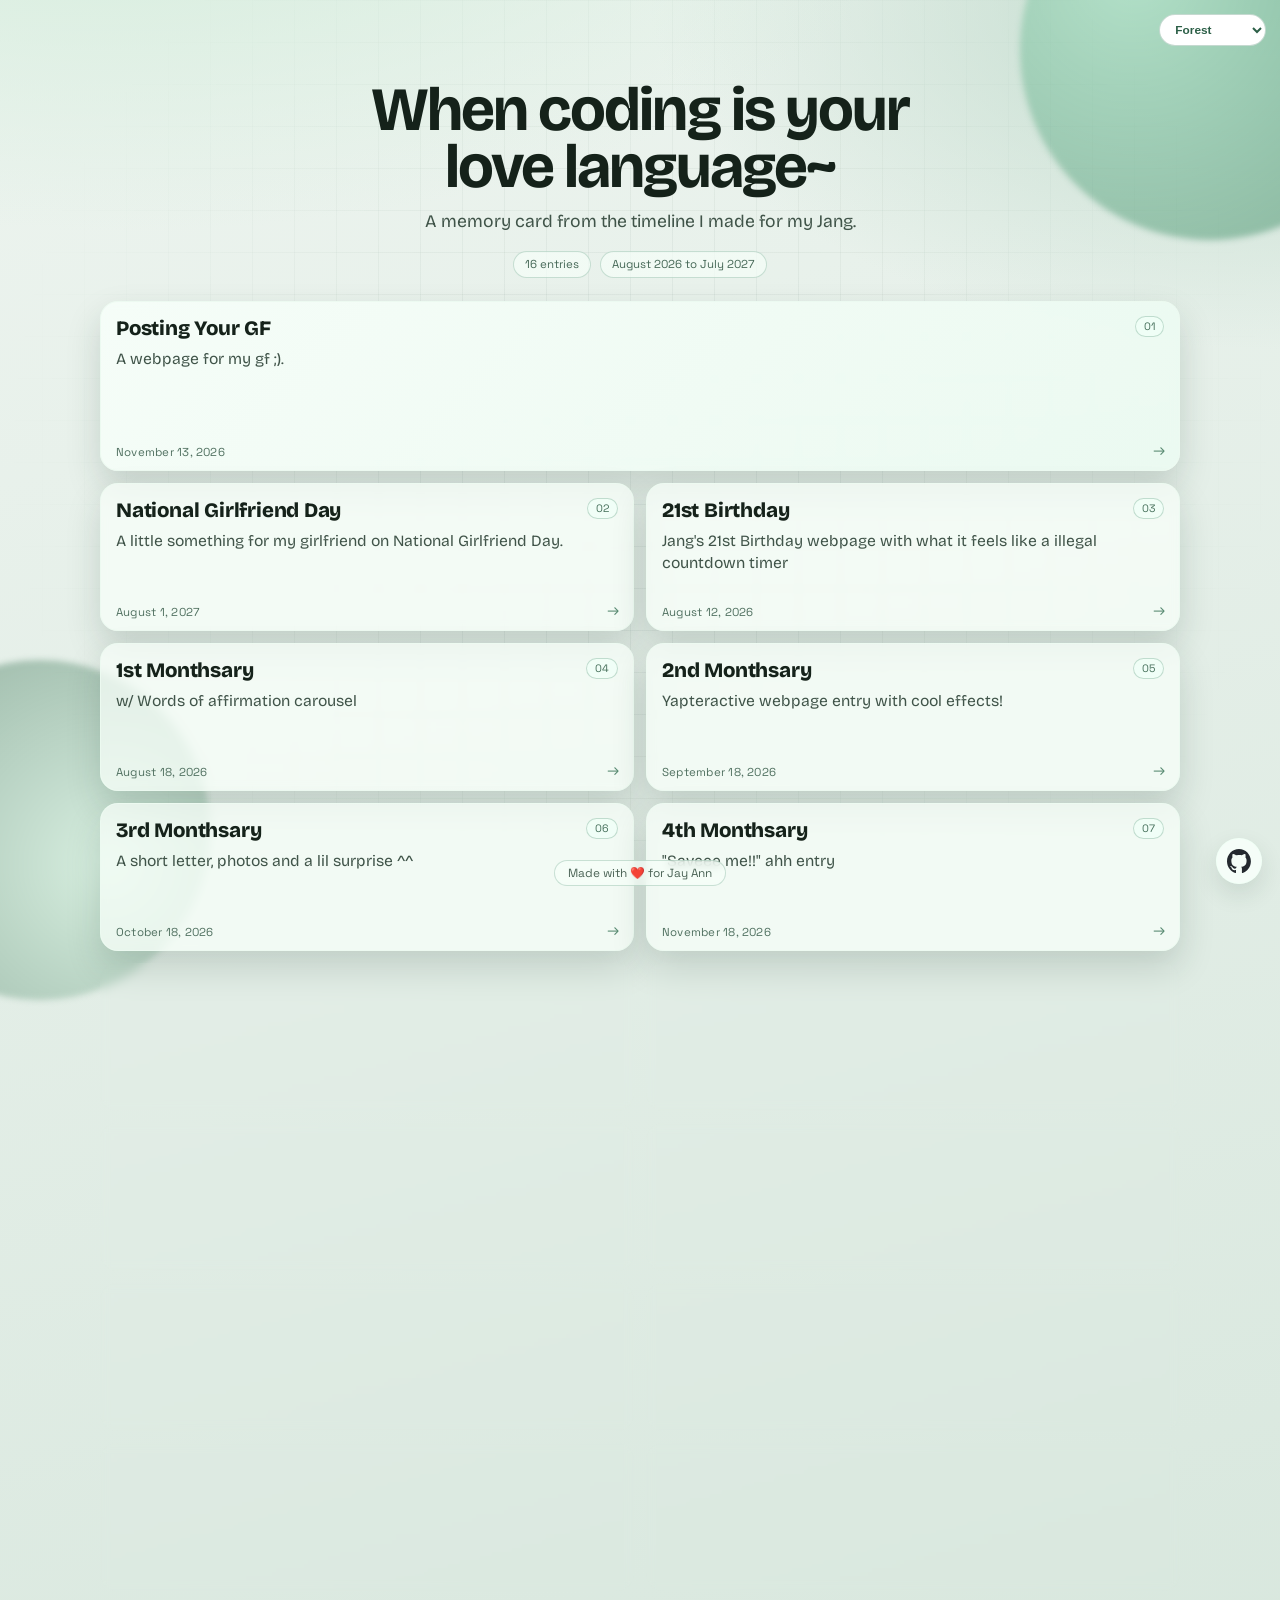
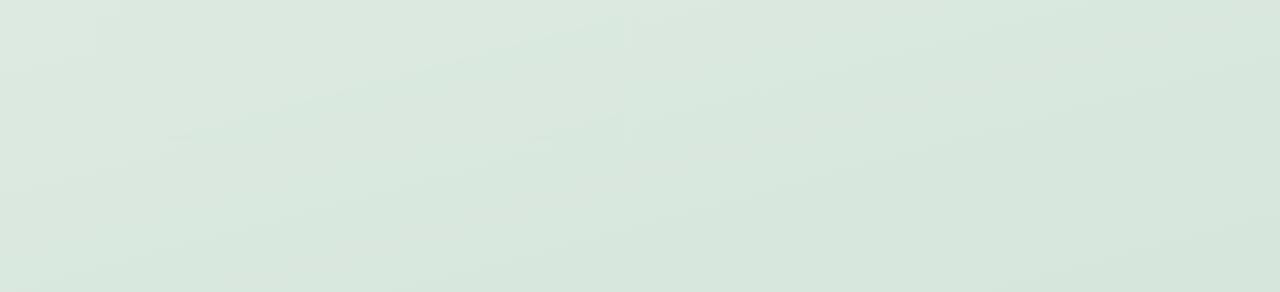
<file: index.html>
<!DOCTYPE html>
<html lang="en">

<head>
    <meta charset="UTF-8">
    <meta name="viewport" content="width=device-width, initial-scale=1.0, maximum-scale=1.0, user-scalable=no">
    <title>Select one</title>
    <link rel="preconnect" href="https://fonts.googleapis.com">
    <link rel="preconnect" href="https://fonts.gstatic.com" crossorigin>
    <link
        href="https://fonts.googleapis.com/css2?family=Bricolage+Grotesque:wght@400;500;700;800&family=Space+Grotesk:wght@400;500;700&display=swap"
        rel="stylesheet">
    <link rel="stylesheet" href="styles.css">
    <link rel="stylesheet" href="theme-picker.css">
    <script>
        if ('scrollRestoration' in history) {
            history.scrollRestoration = 'manual';
        }

        window.addEventListener('pageshow', () => {
            window.scrollTo({ top: 0, left: 0, behavior: 'auto' });
        });

        const formatMonthYear = (date) => {
            const formatter = new Intl.DateTimeFormat('en-US', {
                month: 'long',
                year: 'numeric'
            });
            return formatter.format(date);
        };

        const updateTimelineMeta = () => {
            const dateNodes = Array.from(document.querySelectorAll('.cards-grid .date'));
            if (dateNodes.length === 0) {
                return;
            }

            const parsedDates = dateNodes
                .filter((node) => node.dataset.timeline !== 'off')
                .map((node) => new Date(node.textContent.trim()))
                .filter((date) => !Number.isNaN(date.getTime()))
                .sort((a, b) => a - b);

            if (parsedDates.length === 0) {
                return;
            }

            const firstDate = parsedDates[0];
            const lastDate = parsedDates[parsedDates.length - 1];

            const entriesPill = document.getElementById('entries-pill');
            const rangePill = document.getElementById('range-pill');

            if (entriesPill) {
                const suffix = dateNodes.length === 1 ? 'entry' : 'entries';
                entriesPill.textContent = `${dateNodes.length} ${suffix}`;
            }

            if (rangePill) {
                rangePill.textContent = `${formatMonthYear(firstDate)} to ${formatMonthYear(lastDate)}`;
            }
        };

        window.addEventListener('DOMContentLoaded', updateTimelineMeta);
    </script>
</head>

<body data-theme="forest">
    <div class="bg-orb bg-orb-1" aria-hidden="true"></div>
    <div class="bg-orb bg-orb-2" aria-hidden="true"></div>
    <div class="bg-grid" aria-hidden="true"></div>

    <div class="theme-picker" role="group" aria-label="Theme selector">
        <select id="themeSelectHome" data-theme-select aria-label="Choose theme">
            <option value="forest">Forest</option>
            <option value="crimson">Crimson</option>
        </select>
    </div>

    <div class="selection-container">
        <header class="hero">
            <h1>When coding is your love language~</h1>
            <p class="hero-description">A memory card from the timeline I made for my Jang.</p>
            <div class="hero-meta" aria-label="Timeline summary">
                <span class="meta-pill" id="entries-pill">16 entries</span>
                <span class="meta-pill" id="range-pill">August 2026 to July 2027</span>
            </div>
        </header>

        <!-- <div class="layout-shell">
            <aside class="memory-rail" aria-label="Journey summary">
                <p class="rail-label">Para sa may hanggan HAAHAHHA</p>
                <h2 class="rail-title">Thank you for everything.</h2>
                <p class="rail-copy">
                    Wala na kame lol- wait dont be sad reader!! tho we ended in shitty way, she's still the super duper best girl ever EVERRRRRRRR
                </p>
            </aside> -->

            <section class="cards-grid" aria-label="Memory cards">
                <a class="selection-item featured" href="Posting_Your_GF/index.html">
                    <div class="card-head">
                        <div class="title">Posting Your GF</div>
                        <span class="card-index">01</span>
                    </div>
                    <div class="description">
                        A webpage for my gf  ;).
                    </div>
                    <pre class="date" data-timeline="off">November 13, 2026</pre>
                </a>

                                <a class="selection-item" href="National_GF_Day/index.html">
                    <div class="card-head">
                        <div class="title">National Girlfriend Day</div>
                        <span class="card-index">02</span>
                    </div>
                    <div class="description">A little something for my girlfriend on National Girlfriend Day.</div>
                    <pre class="date" data-timeline="off">August 1, 2027</pre>
                </a>

                 <a class="selection-item" href="21st_Birthday/index.html">
                    <div class="card-head">
                        <div class="title">21st Birthday</div>
                        <span class="card-index">03</span>
                    </div>
                    <div class="description">Jang's 21st Birthday webpage with what it feels like a illegal countdown
                        timer</div>
                    <pre class="date">August 12, 2026</pre>
                </a>

                <a class="selection-item" href="1st_Monthsary/index.html">
                    <div class="card-head">
                        <div class="title">1st Monthsary</div>
                        <span class="card-index">04</span>
                    </div>
                    <div class="description">w/ Words of affirmation carousel</div>
                    <pre class="date">August 18, 2026</pre>
                </a>

                <a class="selection-item" href="2nd_Monthsary/index.html">
                    <div class="card-head">
                        <div class="title">2nd Monthsary</div>
                        <span class="card-index">05</span>
                    </div>
                    <div class="description">Yapteractive webpage entry with cool effects!</div>
                    <pre class="date">September 18, 2026</pre>
                </a>

                <a class="selection-item" href="3rd_Monthsary/index.html">
                    <div class="card-head">
                        <div class="title">3rd Monthsary</div>
                        <span class="card-index">06</span>
                    </div>
                    <div class="description">A short letter, photos and a lil surprise ^^</div>
                    <pre class="date">October 18, 2026</pre>
                </a>

                <a class="selection-item" href="4th_Monthsary/index.html">
                    <div class="card-head">
                        <div class="title">4th Monthsary</div>
                        <span class="card-index">07</span>
                    </div>
                    <div class="description">"Saveee me!!" ahh entry</div>
                    <pre class="date">November 18, 2026</pre>
                </a>

                <a class="selection-item" href="5th_Monthsary/index.html">
                    <div class="card-head">
                        <div class="title">5th Monthsary</div>
                        <span class="card-index">08</span>
                    </div>
                    <div class="description"></div>
                    <pre class="date">December 18, 2026</pre>
                </a>

                <a class="selection-item" href="New_Year_2026/index.html">
                    <div class="card-head">
                        <div class="title">New Year 2027</div>
                        <span class="card-index">09</span>
                    </div>
                    <div class="description">soon!</div>
                    <pre class="date">January 1, 2027</pre>
                </a>

                <a class="selection-item" href="6th_Monthsary/index.html">
                    <div class="card-head">
                        <div class="title">6th Monthsary</div>
                        <span class="card-index">10</span>
                    </div>
                    <div class="description"></div>
                    <pre class="date">January 18, 2027</pre>
                </a>

                <a class="selection-item" href="7th_Monthsary/index.html">
                    <div class="card-head">
                        <div class="title">7th Monthsary</div>
                        <span class="card-index">11</span>
                    </div>
                    <div class="description"></div>
                    <pre class="date">February 18, 2027</pre>
                </a>

                <a class="selection-item" href="8th_Monthsary/index.html">
                    <div class="card-head">
                        <div class="title">8th Monthsary</div>
                        <span class="card-index">12</span>
                    </div>
                    <div class="description"></div>
                    <pre class="date">March 18, 2027</pre>
                </a>

                <a class="selection-item" href="9th_Monthsary/index.html">
                    <div class="card-head">
                        <div class="title">9th Monthsary</div>
                        <span class="card-index">13</span>
                    </div>
                    <div class="description"></div>
                    <pre class="date">April 18, 2027</pre>
                </a>               

                <a class="selection-item" href="10th_Monthsary/index.html">
                    <div class="card-head">
                        <div class="title">10th Monthsary</div>
                        <span class="card-index">14</span>
                    </div>
                    <div class="description"></div>
                    <pre class="date">May 18, 2027</pre>
                </a>

                <a class="selection-item" href="11th_Monthsary/index.html">
                    <div class="card-head">
                        <div class="title">11th Monthsary</div>
                        <span class="card-index">15</span>
                    </div>
                    <div class="description"></div>
                    <pre class="date">June 18, 2027</pre>
                </a>

                <a class="selection-item" href="1st_Anniversary/index.html">
                    <div class="card-head">
                        <div class="title">1st Anniversary</div>
                        <span class="card-index">16</span>
                    </div>
                    <div class="description"></div>
                    <pre class="date">July 18, 2027</pre>
                </a>
            </section>

            <div class="spacer"></div>

            <footer class="signature">
                <pre>Made with ❤️ for Jay Ann</pre>
            </footer>
        </div>

    <div class="link-actions">
        <a href="https://github.com/mstryd" target="_blank" aria-label="GitHub Repository">
            <img src="media/icon/github-mark.svg" alt="GitHub" width="32" height="32" title="GitHub Repository">
        </a>
    </div>

    <script src="theme-switcher.js"></script>
</body>

</html>
</file>
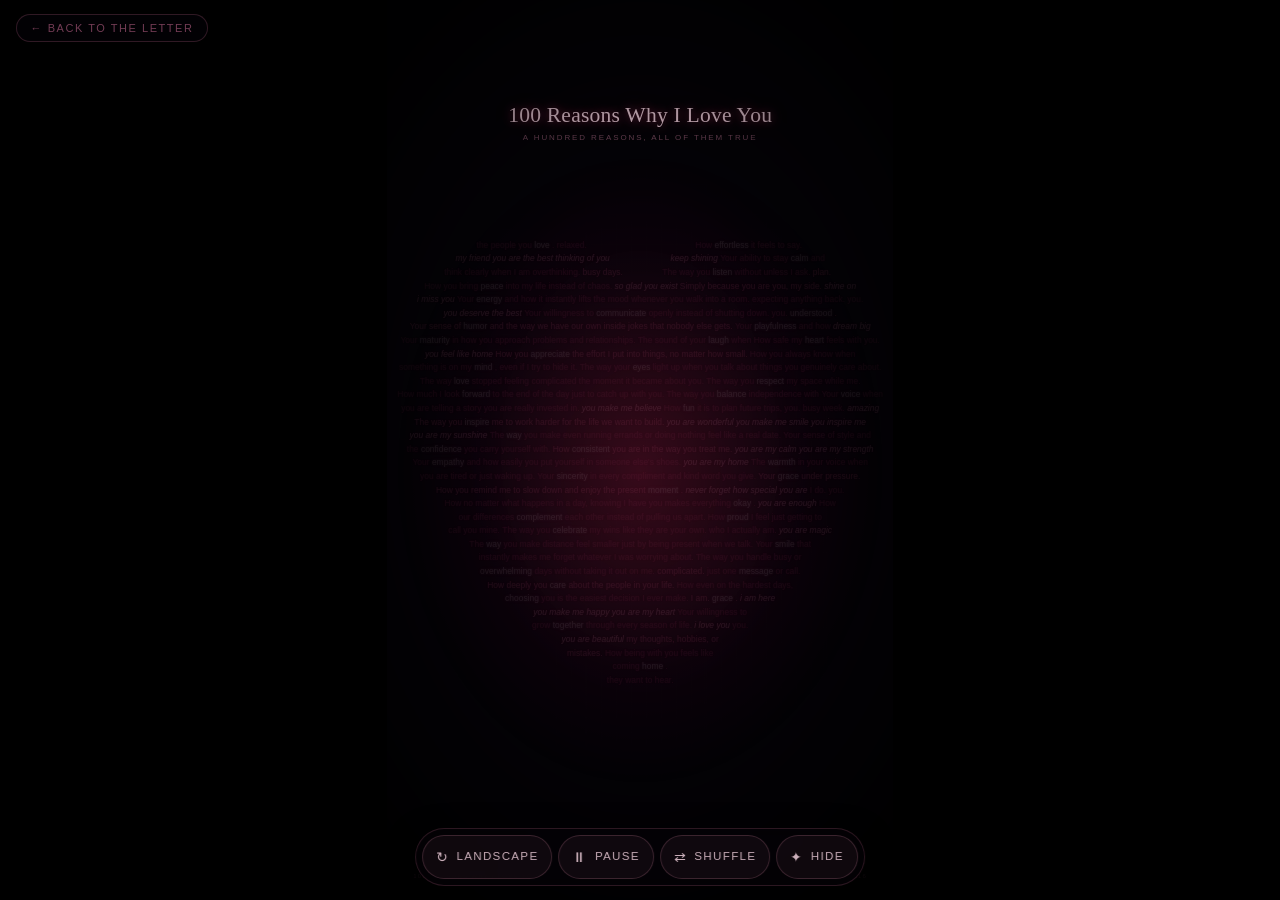
<file: 100_Reasons/index.html>
<!DOCTYPE html>
<html lang="en">
<head>
<meta charset="utf-8">
<meta name="viewport" content="width=device-width, initial-scale=1">
<title>100 Reasons Why I Love You</title>
<link rel="stylesheet" href="heart.css?v=2">
</head>
<body>

<div id="stage">
 <div class="fitbox" id="fitbox">
  <div class="scene portrait" id="scene">
    <div class="bloom"></div>
    <div class="dust" id="dust"></div>
    <div class="heart" id="heart"></div>

    <div class="title">
      <h1>100 Reasons Why I Love You</h1>
      <p>a hundred reasons, all of them true</p>
    </div>

    <div class="labels">
      <span>100 REASONS WHY I LOVE YOU</span>
      <span id="ratio">9 : 16</span>
    </div>

    <div class="vignette"></div>
  </div>
 </div>
</div>

<div id="hint">v &mdash; vertical / horizontal &nbsp;&middot;&nbsp; space &mdash; pause &nbsp;&middot;&nbsp; r &mdash; reshuffle &nbsp;&middot;&nbsp; h &mdash; hide title</div>

<div class="controls" id="controls" role="group" aria-label="Playback controls">
  <button type="button" class="ctrl-btn" data-action="mode" aria-label="Switch between portrait and landscape">
    <span class="ctrl-icon" aria-hidden="true">&#8635;</span><span class="ctrl-label">Landscape</span>
  </button>
  <button type="button" class="ctrl-btn" data-action="pause" aria-pressed="false" aria-label="Pause the animation">
    <span class="ctrl-icon" aria-hidden="true">&#9208;</span><span class="ctrl-label">Pause</span>
  </button>
  <button type="button" class="ctrl-btn" data-action="reshuffle" aria-label="Reshuffle the reasons">
    <span class="ctrl-icon" aria-hidden="true">&#8644;</span><span class="ctrl-label">Shuffle</span>
  </button>
  <button type="button" class="ctrl-btn" data-action="bare" aria-pressed="false" aria-label="Hide the title for a clean capture">
    <span class="ctrl-icon" aria-hidden="true">&#10022;</span><span class="ctrl-label">Hide</span>
  </button>
</div>

<button type="button" class="restore-ui" id="restoreUi" aria-label="Show the title and controls" title="Show the title and controls (H)">&#10022;</button>

<a class="back-link" href="../Posting_Your_GF/index.html">&larr; Back to the letter</a>

<script>
(function () {
  "use strict";

  /* =====================================================================
     CONTENT
     ===================================================================== */
  const STATEMENTS = [
    "The way your *eyes* light up when you talk about things you genuinely care about.",
    "How *effortless* it feels to talk to you, even when we have nothing specific to say.",
    "The sound of your *laugh* when something catches you completely off guard.",
    "How *safe* and grounded I feel whenever I am around you or talking to you.",
    "Your *patience* when things get stressful or complicated.",
    "The way you remember small *details* about my day and ask about them later.",
    "How you make ordinary, *quiet* moments feel memorable.",
    "Your *honesty*, even when it is easier to just tell someone what they want to hear.",
    "The way you *smile* right before you tell a joke or a story.",
    "How deeply you *care* about the people in your life.",
    "Your *resilience* when things do not go according to plan.",
    "The *comfort* of just sitting in silence with you without it ever feeling awkward.",
    "How you push me to be a better person without ever making me feel like I am not enough.",
    "Your sense of *humor* and the way we have our own inside jokes that nobody else gets.",
    "The way you look when you are *focused* on something you are working on.",
    "How you always know when something is on my *mind*, even if I try to hide it.",
    "Your *kindness* to people, even when nobody is watching.",
    "The *warmth* in your voice when you are tired or just waking up.",
    "How *excited* you get over the little things.",
    "The way you make me feel heard and *understood*.",
    "Your perspective on life and how you handle challenges with *grace*.",
    "How every plan for the *future* automatically feels better when you are in it.",
    "The way you *listen* without immediately trying to fix everything, unless I ask.",
    "Your loyalty and how fiercely you stand by the people you *love*.",
    "How *natural* it feels to be completely myself around you.",
    "The way you check in just to make sure I got *home* safe or ate properly.",
    "Your *creativity* and the unique way you see the world.",
    "How you never hold grudges and actually want to work through things *together*.",
    "The way you look at me when we are in a crowded *room*.",
    "How you turn a bad day around with just one *message* or call.",
    "Your *determination* when you set your mind to a goal.",
    "The softness in your *heart* despite how strong you are.",
    "How *fun* it is to plan future trips, dates, and simple everyday routines with you.",
    "Your *taste* in music, shows, and all the random things you introduce me to.",
    "The *way* you apologize sincerely when you are wrong and forgive easily when I am.",
    "How much effort you put into our relationship, even on busy days.",
    "Your thoughtfulness in the small gestures you do without expecting anything back.",
    "The *way* you make distance feel smaller just by being present when we talk.",
    "How *proud* I feel just getting to call you mine.",
    "Your *energy* and how it instantly lifts the mood whenever you walk into a room.",
    "The way you take *care* of yourself and the people around you.",
    "How easy it is to *trust* you completely.",
    "Your *curiosity* and willingness to try new things with me.",
    "The way you get slightly *competitive* over silly games or debates.",
    "How you never make me feel *judged* for my thoughts, hobbies, or mistakes.",
    "Your *voice* when you are telling a story you are really invested in.",
    "The way you *value* quality time over expensive or flashy things.",
    "How *supportive* you are of my goals and passions.",
    "Your ability to stay *calm* and think clearly when I am overthinking.",
    "The way you *celebrate* my wins like they are your own.",
    "How *comfortable* it feels to share my fears and insecurities with you.",
    "Your *authenticity* in a world where so many people try to be someone else.",
    "The way you look when you are genuinely *happy* and relaxed.",
    "How we can talk for *hours* and still feel like we ran out of time.",
    "Your *empathy* and how easily you put yourself in someone else's shoes.",
    "The way you *respect* my space while still making me feel wanted.",
    "How much I look *forward* to the end of the day just to catch up with you.",
    "Your intelligence and how much I enjoy having real, *deep* conversations with you.",
    "The way you remember my *favorite* foods, drinks, and random preferences.",
    "How you bring *peace* into my life instead of chaos.",
    "Your *smile* that instantly makes me forget whatever I was worrying about.",
    "The way you handle busy or *overwhelming* days without taking it out on me.",
    "How our differences *complement* each other instead of pulling us apart.",
    "Your willingness to *communicate* openly instead of shutting down.",
    "The *way* you make even running errands or doing nothing feel like a real date.",
    "How *consistent* you are in the way you treat me.",
    "Your *gentleness* when someone is hurting or going through a hard time.",
    "The way you *inspire* me to work harder for the life we want to build.",
    "How *effortlessly* we fall back into rhythm even after a long, busy week.",
    "Your sense of style and the *confidence* you carry yourself with.",
    "The way you make me *laugh* when I am trying to stay serious.",
    "How you *appreciate* the effort I put into things, no matter how small.",
    "Your *maturity* in how you approach problems and relationships.",
    "The way you say my *name*.",
    "How safe my *heart* feels with you.",
    "Your ability to find *silver* linings even in frustrating situations.",
    "The way you share your thoughts, *dreams*, and worries with me.",
    "How much better I have become at communicating since being with you.",
    "Your *warmth*, both in how you speak and how you love.",
    "The way you make me feel *chosen* every single day.",
    "How *natural* it feels to imagine growing older with you.",
    "Your *playfulness* and how you never take life too seriously all the time.",
    "The way you stand up for what you *believe* in.",
    "How you *listen* to the things I ramble about even if they are completely random.",
    "Your *grace* under pressure.",
    "The way you make me feel *appreciated* for who I actually am.",
    "How every *memory* with you is one I want to keep replaying.",
    "Your *sincerity* in every compliment and kind word you give.",
    "The way you *balance* independence with closeness in our relationship.",
    "How you remind me to slow down and enjoy the present *moment*.",
    "Your *heart*, which is genuinely one of the best things about you.",
    "The way you look forward to our *future* just as much as I do.",
    "How being with you feels like coming *home*.",
    "Your willingness to grow *together* through every season of life.",
    "The way you bring out the *softest*, happiest version of me.",
    "How no matter what happens in a day, knowing I have you makes everything *okay*.",
    "Your *presence* in my life, which I never take for granted.",
    "The way *love* stopped feeling complicated the moment it became about you.",
    "How even on the hardest days, *choosing* you is the easiest decision I ever make.",
    "Simply because you are you, and there is *nobody* else I would ever want by my side.",
  ];

  const PHRASES = [
    "you are my sunshine", "amazing", "you make days brighter", "believe in yourself",
    "thinking of you", "always in my heart", "you are loved", "i miss you",
    "i adore you", "you are the best", "you make me smile", "you are my everything",
    "i love you", "i am thinking of you", "my friend", "i am grateful for you",
    "you are my heart", "you make me happy", "i am here for you", "you are wonderful",
    "keep shining", "you are enough", "so glad you exist", "you inspire me",
    "your smile brightens everything", "i am proud of you", "you are my calm",
    "dream big", "you are magic", "i treasure you", "you make me believe",
    "never forget how special you are", "you are my home", "i choose you",
    "you are beautiful", "i believe in you", "you deserve the best", "you are loved",
    "i am here", "your kindness is a gift", "you are my favorite person",
    "you make life better", "you are one of a kind", "i am so grateful",
    "you are my strength", "shine on", "you are gorgeous", "you feel like home",
    "i adore you", "you make me feel seen", "you are my safe place", "i love you so much"
  ];

  /* =====================================================================
     HELPERS
     ===================================================================== */
  function clamp(v, lo, hi) { return v < lo ? lo : v > hi ? hi : v; }
  function mulberry32(seed) {
    let a = seed >>> 0;
    return function () {
      a |= 0; a = (a + 0x6D2B79F5) | 0;
      let t = Math.imul(a ^ (a >>> 15), 1 | a);
      t = (t + Math.imul(t ^ (t >>> 7), 61 | t)) ^ t;
      return ((t ^ (t >>> 14)) >>> 0) / 4294967296;
    };
  }
  function makeRng(seed) {
    const r = mulberry32(seed);
    r.range = (a, b) => a + r() * (b - a);
    r.int = (a, b) => Math.floor(a + r() * (b - a + 1));
    r.choice = (a) => a[Math.floor(r() * a.length)];
    r.shuffle = (arr) => {
      for (let i = arr.length - 1; i > 0; i--) {
        const j = Math.floor(r() * (i + 1));
        const t = arr[i]; arr[i] = arr[j]; arr[j] = t;
      }
      return arr;
    };
    return r;
  }
  function parseMarkup(text) {
    const out = [];
    let pending = false;
    text.split("*").forEach(function (seg, i) {
      const key = (i % 2 === 1);
      const parts = seg.match(/\s+|\S+/g) || [];
      for (let p = 0; p < parts.length; p++) {
        if (/^\s+$/.test(parts[p])) { pending = true; }
        else { out.push({ t: parts[p], key: key }); pending = false; }
      }
    });
    return out;
  }

  /* =====================================================================
     HEART GEOMETRY — implicit curve (x^2 + y^2 - 1)^3 - x^2 y^3 = 0
     ===================================================================== */
  const HX = 1.13, HY_TOP = 1.24, HY_BOT = -1.0, HY_MID = (HY_TOP + HY_BOT) / 2;
  function heartF(x, y) {
    const a = x * x + y * y - 1;
    return a * a * a - x * x * y * y * y;
  }
  function insideHeart(x, y) { return heartF(x, y) <= 0; }

  /* =====================================================================
     TEXT MEASUREMENT (uses the same font the CSS applies)
     ===================================================================== */
  const measureCanvas = document.createElement("canvas");
  const mctx = measureCanvas.getContext("2d");
  function measure(text, font) { mctx.font = font; return mctx.measureText(text).width; }

  /* Words after which a line may be broken, and the two helpers that turn a
     full sentence into short pieces that fit across the heart. */
  const BREAK_WORDS = ["and", "that", "when", "which", "because", "but", "or",
    "so", "then", "with", "for", "to", "into", "even", "just", "without", "how",
    "why", "what", "while", "after", "before", "until", "though", "although",
    "if", "as", "at", "in", "on", "by", "from", "about", "over", "under",
    "up", "down", "out", "like", "than", "even", "still", "never", "always"];

  function widthOf(words, font) {
    let w = 0;
    for (let i = 0; i < words.length; i++) {
      if (i) w += measure(" ", font);
      w += measure(words[i].t, font);
    }
    return w;
  }

  function chunkWords(words, font, minW, maxW) {
    const chunks = [];
    let cur = [], curW = 0, breakAt = -1;
    for (let i = 0; i < words.length; i++) {
      const wd = words[i];
      curW += (cur.length ? measure(" ", font) : 0) + measure(wd.t, font);
      cur.push(wd);
      const bare = wd.t.toLowerCase().replace(/[^a-z']/g, "");
      const isBreak = /[,.!?;:]$/.test(wd.t) || BREAK_WORDS.indexOf(bare) >= 0;
      if (isBreak) breakAt = cur.length;
      if (curW >= maxW) {
        const cut = breakAt > 0 ? breakAt : cur.length;
        chunks.push(cur.slice(0, cut));
        cur = cur.slice(cut);
        curW = widthOf(cur, font);
        breakAt = -1;
      } else if (isBreak && curW >= minW) {
        chunks.push(cur);
        cur = [];
        curW = 0;
        breakAt = -1;
      }
    }
    if (cur.length) chunks.push(cur);
    return chunks;
  }

  /* =====================================================================
     BUILD THE HEART
     ===================================================================== */
  const sceneEl = document.getElementById("scene");
  const fitboxEl = document.getElementById("fitbox");
  const heartEl = document.getElementById("heart");
  const dustEl = document.getElementById("dust");
  const ratioEl = document.getElementById("ratio");

  const MAX_ITEMS = 320;

  function buildHeart(seed) {
    const cs = getComputedStyle(sceneEl);
    const num = function (name) { return parseFloat(cs.getPropertyValue(name)) || 0; };
    const W = num("--sw"), H = num("--sh");
    const size = num("--word-size");
    const family = cs.getPropertyValue("--word-family").trim();
    const line = num("--word-line");
    const heartW = num("--heart-w");
    const heartHF = num("--heart-h");
    const heartCY = num("--heart-cy");
    const rng = makeRng(seed);

    const FONT = size + "px " + family;
    const FONT_I = "italic " + FONT;

    // heart box
    const scale = Math.min((W * heartW) / (2 * HX), (H * heartHF) / (HY_TOP - HY_BOT));
    const cx = W / 2;
    const cy = H * heartCY + scale * HY_MID;
    const heartTop = cy - (HY_TOP - HY_MID) * scale;
    const heartH = (HY_TOP - HY_BOT) * scale;

    // content pool — each entry is a short piece of a reason, so a piece
    // lights up as a unit (this is how the reference video behaves)
    const raw = [];
    for (let i = 0; i < STATEMENTS.length; i++) {
      raw.push({ kind: rng() < 0.22 ? "b" : "", words: parseMarkup(STATEMENTS[i]) });
    }
    for (let i = 0; i < PHRASES.length; i++) {
      raw.push({ kind: "p", words: parseMarkup(PHRASES[i]) });
    }
    rng.shuffle(raw);

    // break every reason into pieces that fit nicely across the heart
    const maxW = scale * 0.95;
    const minW = maxW * 0.42;
    const pool = [];
    for (let i = 0; i < raw.length; i++) {
      const it = raw[i];
      const f = it.kind === "p" ? FONT_I : FONT;
      const chunks = chunkWords(it.words, f, minW, maxW);
      for (let c = 0; c < chunks.length; c++) {
        pool.push({ kind: it.kind, words: chunks[c], font: f, w: widthOf(chunks[c], f) });
      }
    }

    let poolIdx = 0, cycles = 0;
    const items = [];

    for (let row = 0; row < 200 && items.length < MAX_ITEMS; row++) {
      const py = cy - (HY_TOP - row * line / scale) * scale;
      const uy = (cy - py) / scale;
      if (uy < HY_BOT) break;

      // inside intervals of this row
      const intervals = [];
      let start = null;
      const N = 280;
      for (let i = 0; i <= N; i++) {
        const ux = -1.25 + (2.5 * i) / N;
        const ins = insideHeart(ux, uy);
        if (ins && start === null) start = ux;
        if ((!ins || i === N) && start !== null) {
          const end = ins ? ux : -1.25 + (2.5 * (i - 1)) / N;
          intervals.push([start, end]);
          start = null;
        }
      }
      if (!intervals.length) continue;

      for (let k = 0; k < intervals.length && items.length < MAX_ITEMS; k++) {
        const x0 = cx + intervals[k][0] * scale;
        const x1 = cx + intervals[k][1] * scale;
        const avail = x1 - x0;
        if (avail < size * 3) continue;

        // fill this row with whole phrases
        const rowItems = [];
        let total = 0;
        let look = poolIdx;
        let guard = 0;
        while (guard++ < 14) {
          if (look >= pool.length) {
            if (cycles++ > 3) break;
            look = 0;
            rng.shuffle(pool);
          }
          const it = pool[look];
          const gap = rowItems.length ? measure(" ", it.font) : 0;
          if (total + gap + it.w <= avail) {
            rowItems.push(it);
            total += gap + it.w;
            look++;
            poolIdx = look;
          } else {
            look++;                       // peek at the next, shorter phrase
          }
        }
        if (!rowItems.length) continue;

        let x = (x0 + x1) / 2 - total / 2;
        const ny = clamp((py - heartTop) / heartH, 0, 1);
        for (let i = 0; i < rowItems.length; i++) {
          const it = rowItems[i];
          items.push({
            item: it, x: x, y: py,
            ny: ny, j: rng.range(0, 0.7)
          });
          x += it.w + measure(" ", it.font);
        }
      }
    }

    // paint — one element per phrase, keyword words highlighted inside it
    const frag = document.createDocumentFragment();
    for (let i = 0; i < items.length; i++) {
      const rec = items[i];
      const it = rec.item;
      const s = document.createElement("span");
      s.className = "word" + (it.kind ? " " + it.kind : "");
      for (let j = 0; j < it.words.length; j++) {
        if (j) s.appendChild(document.createTextNode(" "));
        const wd = it.words[j];
        if (wd.key) {
          const b = document.createElement("b");
          b.className = "k";
          b.textContent = wd.t;
          s.appendChild(b);
        } else {
          s.appendChild(document.createTextNode(wd.t));
        }
      }
      s.style.setProperty("--x", rec.x.toFixed(1) + "px");
      s.style.setProperty("--y", rec.y.toFixed(1) + "px");
      s.style.setProperty("--ny", rec.ny.toFixed(4));
      s.style.setProperty("--j", rec.j.toFixed(3) + "s");
      frag.appendChild(s);
    }
    heartEl.replaceChildren(frag);
    return items.length;
  }

  function buildDust(seed) {
    const cs = getComputedStyle(sceneEl);
    const W = parseFloat(cs.getPropertyValue("--sw"));
    const H = parseFloat(cs.getPropertyValue("--sh"));
    const rng = makeRng(seed + 77);
    const frag = document.createDocumentFragment();
    for (let i = 0; i < 70; i++) {
      const el = document.createElement("i");
      const vars = {
        "--x": rng.range(0, W).toFixed(0) + "px",
        "--y": rng.range(0, H).toFixed(0) + "px",
        "--r": rng.range(1, 3.2).toFixed(1) + "px",
        "--dur": rng.range(14, 34).toFixed(1) + "s",
        "--tw": rng.range(3, 8).toFixed(1) + "s",
        "--dd": (-rng.range(0, 30)).toFixed(1) + "s",
        "--td": (-rng.range(0, 8)).toFixed(1) + "s",
        "--dx": rng.range(-90, 90).toFixed(0) + "px",
        "--dy": rng.range(-70, 70).toFixed(0) + "px",
        "--a": rng.range(0.12, 0.55).toFixed(2)
      };
      for (const k in vars) el.style.setProperty(k, vars[k]);
      frag.appendChild(el);
    }
    dustEl.replaceChildren(frag);
  }

  /* =====================================================================
     MODE / RESIZE / KEYS
     ===================================================================== */
  let mode = "portrait";
  let seed = 2026;

  function fit() {
    const cs = getComputedStyle(sceneEl);
    const W = parseFloat(cs.getPropertyValue("--sw"));
    const H = parseFloat(cs.getPropertyValue("--sh"));
    const scale = Math.min(window.innerWidth / W, window.innerHeight / H);
    sceneEl.style.setProperty("--fit", scale.toFixed(4));
    fitboxEl.style.setProperty("--fw", (W * scale).toFixed(1) + "px");
    fitboxEl.style.setProperty("--fh", (H * scale).toFixed(1) + "px");
  }

  function applyMode(next, newSeed) {
    mode = next;
    if (newSeed !== undefined) seed = newSeed;
    sceneEl.className = "scene " + mode + (document.body.classList.contains("bare") ? " bare" : "");
    ratioEl.textContent = mode === "portrait" ? "9 : 16" : "3 : 2";
    fit();
    buildHeart(seed);
    buildDust(seed);
    syncControls();
  }

  let swapTimer = null;
  function reshuffle(newSeed) {
    if (swapTimer) clearTimeout(swapTimer);
    heartEl.classList.add("swapping");
    swapTimer = setTimeout(function () {
      buildHeart(newSeed === undefined ? (seed = (seed * 1103515245 + 12345) % 2147483647) : newSeed);
      heartEl.classList.remove("swapping");
    }, 560);
  }

  /* ------------------------------------------------------------------
     TOUCH CONTROLS — the same four actions as the keyboard shortcuts,
     so the page is fully usable on a phone (and on a trackpad).
     ------------------------------------------------------------------ */
  const controlsEl = document.getElementById("controls");
  const restoreEl = document.getElementById("restoreUi");
  const btnFor = (action) => controlsEl && controlsEl.querySelector('[data-action="' + action + '"]');

  function syncControls() {
    const pauseBtn = btnFor("pause");
    if (pauseBtn) {
      const paused = document.body.classList.contains("paused");
      pauseBtn.setAttribute("aria-pressed", paused ? "true" : "false");
      pauseBtn.setAttribute("aria-label", paused ? "Resume the animation" : "Pause the animation");
      const icon = pauseBtn.querySelector(".ctrl-icon");
      const label = pauseBtn.querySelector(".ctrl-label");
      if (icon) icon.textContent = paused ? "▶" : "⏸";
      if (label) label.textContent = paused ? "Resume" : "Pause";
    }

    const bareBtn = btnFor("bare");
    if (bareBtn) {
      const bare = document.body.classList.contains("bare");
      bareBtn.setAttribute("aria-pressed", bare ? "true" : "false");
      bareBtn.setAttribute("aria-label", bare ? "Show the title" : "Hide the title for a clean capture");
      const label = bareBtn.querySelector(".ctrl-label");
      if (label) label.textContent = bare ? "Show" : "Hide";
    }

    const modeBtn = btnFor("mode");
    if (modeBtn) {
      const label = modeBtn.querySelector(".ctrl-label");
      if (label) label.textContent = mode === "portrait" ? "Landscape" : "Portrait";
    }
  }

  function setPaused(next) {
    document.body.classList.toggle("paused", next);
    syncControls();
  }

  function setBare(next) {
    document.body.classList.toggle("bare", next);
    sceneEl.classList.toggle("bare", next);
    syncControls();
  }

  if (controlsEl) {
    controlsEl.addEventListener("click", function (e) {
      const btn = e.target.closest("button[data-action]");
      if (!btn) return;
      const action = btn.getAttribute("data-action");
      if (action === "mode") {
        applyMode(mode === "portrait" ? "landscape" : "portrait");
      } else if (action === "pause") {
        setPaused(!document.body.classList.contains("paused"));
      } else if (action === "reshuffle") {
        reshuffle();
      } else if (action === "bare") {
        setBare(!document.body.classList.contains("bare"));
      }
    });
  }

  if (restoreEl) {
    restoreEl.addEventListener("click", function () { setBare(false); });
  }

  window.addEventListener("resize", fit);

  let hintTimer = null;

  window.addEventListener("keydown", function (e) {
    const k = (e.key || "").toLowerCase();
    const onControl = e.target && e.target.closest && e.target.closest(".controls, .restore-ui");

    // A focused button handles space / enter on its own — don't act twice.
    if (onControl && (e.key === " " || e.key === "Enter")) return;

    // bring the control hint back for a few seconds after any key press
    document.body.classList.add("hint-on");
    if (hintTimer) clearTimeout(hintTimer);
    hintTimer = setTimeout(function () { document.body.classList.remove("hint-on"); }, 4000);
    if (k === "v") {
      applyMode(mode === "portrait" ? "landscape" : "portrait");
    } else if (k === " " || e.key === "Escape" || k === "p") {
      setPaused(!document.body.classList.contains("paused"));
      e.preventDefault();
    } else if (k === "r") {
      reshuffle();
    } else if (k === "h") {
      setBare(!document.body.classList.contains("bare"));
    }
  });

  /* ------------------------------------------------------------------
     auto reshuffle so every statement gets its turn in the heart
     ------------------------------------------------------------------ */
  setInterval(function () {
    if (!document.body.classList.contains("paused")) reshuffle();
  }, 26000);

  /* ------------------------------------------------------------------
     optional FPS readout:  index.html?fps=1
     ------------------------------------------------------------------ */
  if (/[?&]fps=1/.test(location.search)) {
    let frames = 0, last = performance.now();
    (function tick(now) {
      frames++;
      if (now - last >= 2000) {
        console.log("fps ~", Math.round(frames / ((now - last) / 1000)));
        frames = 0; last = now;
      }
      requestAnimationFrame(tick);
    })(performance.now());
  }

  applyMode(mode);
})();
</script>
</body>
</html>
</file>
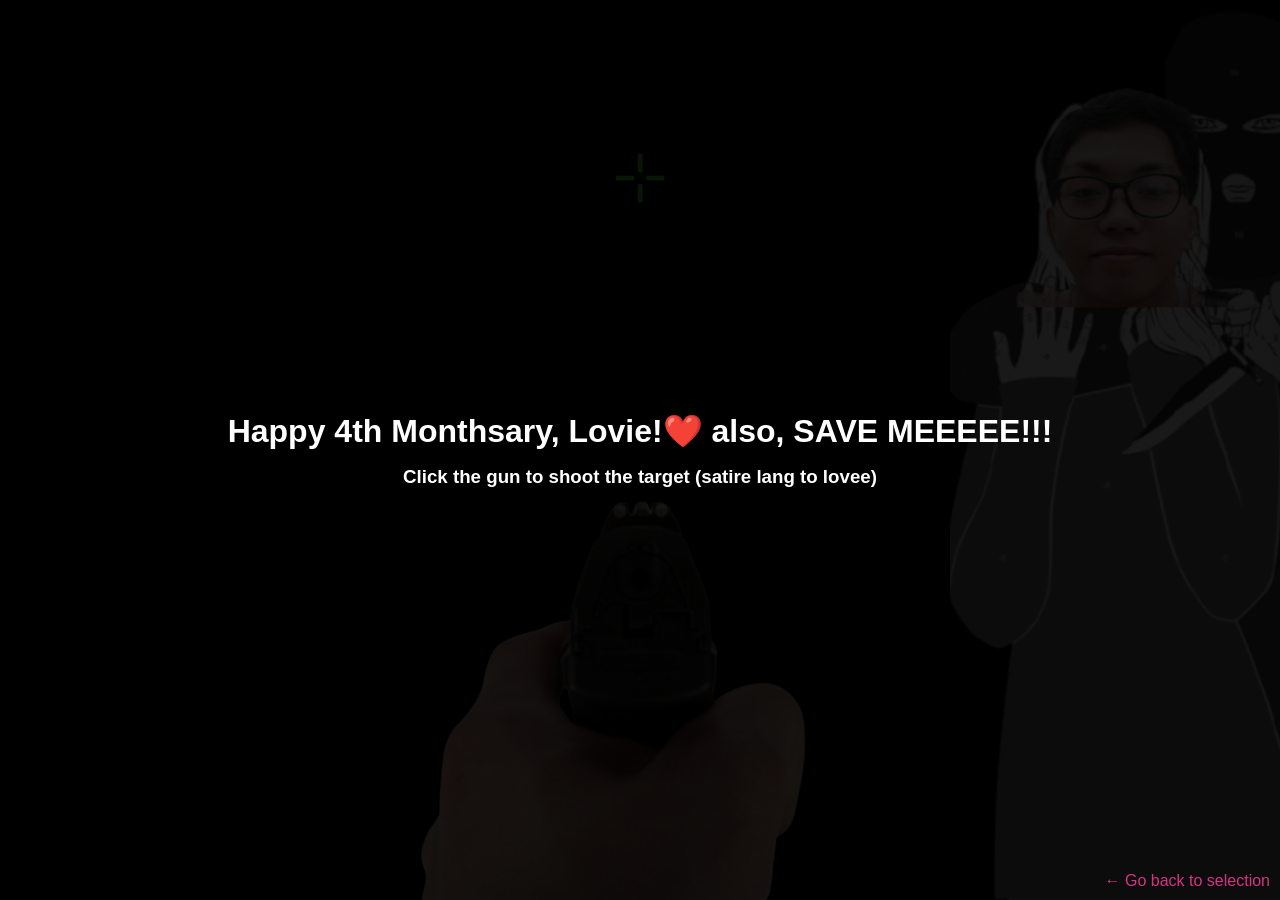
<file: 4th_Monthsary/index.html>
<!DOCTYPE html>
<html lang="en">

<head>
    <meta charset="UTF-8">
    <meta name="viewport" content="width=device-width, initial-scale=1.0, maximum-scale=1.0, user-scalable=no">
    <title>Happy 4th Monthsary!</title>
    <link rel="stylesheet" href="styles.css">
</head>

<body>
    <div id="initialOverlay">
        <h1 style="margin-bottom: 1rem;">Happy 4th Monthsary, Lovie!❤️ also, SAVE MEEEEE!!!</h1>
        <h3>Click the gun to shoot the target (satire lang to lovee)</h3>
    </div>

    <div class="hostage-target">
        <img src="media/target.jpg" alt="" class="target-img">
    </div>

    <div class="crosshair">
        <img src="media/crosshair.png" alt="" width="50px">
    </div>

    <div class="pointing-gun">
        <img src="media/pointingGun.png" alt="">
    </div>

    <div class="caption-box"></div>

    <footer>
        <a href="../index.html">← Go back to selection</a>
    </footer>

    <script src="main.js"></script>
</body>

</html>
</file>
<file: styles.css>
* {
    box-sizing: border-box;
    margin: 0;
    padding: 0;
    -webkit-tap-highlight-color: transparent;
    -webkit-touch-callout: none;
}

:root {
    --font-display: 'Bricolage Grotesque', 'Segoe UI', sans-serif;
    --font-ui: 'Space Grotesk', monospace;
    --radius-lg: 22px;
    --radius-md: 18px;
    --radius-sm: 15px;
    --shadow-soft: 0 10px 24px rgba(22, 54, 39, 0.12);
    --shadow-card: 0 16px 34px rgba(22, 54, 39, 0.17);
    --surface-blur: 0px;
    --orb-blur: 2px;
    --orb-opacity: 0.4;
    --grid-mask: radial-gradient(circle at center, black 28%, transparent 82%);
}

/* Theme tokens: add another body[data-theme="..."] block to reskin quickly. */
body[data-theme="forest"] {
    --bg-main: #edf4ef;
    --bg-accent: #d6e6dc;
    --ink: #15221a;
    --muted: #405449;
    --surface: rgba(248, 255, 250, 0.72);
    --surface-strong: rgba(245, 255, 249, 0.88);
    --surface-border: rgba(236, 250, 241, 0.95);
    --brand: #1f8a5b;
    --brand-soft: #8fd8b4;
    --brand-deep: #125736;

    --bg-radial-1: #d8eedf;
    --bg-radial-2: #bfdacb;
    --grid-line: rgba(28, 73, 51, 0.05);

    --orb-1-start: #9ce1be;
    --orb-1-end: #317c57;
    --orb-2-start: #caefd8;
    --orb-2-end: #3f6f56;

    --pill-border: rgba(22, 105, 69, 0.2);
    --pill-bg: rgba(246, 255, 249, 0.66);
    --pill-text: #456756;

    --rail-bg-start: rgba(249, 255, 251, 0.82);
    --rail-bg-end: rgba(232, 247, 238, 0.7);
    --rail-label: #4b6e5d;
    --rail-chip-border: rgba(19, 95, 62, 0.24);
    --rail-chip-bg: rgba(241, 255, 246, 0.85);
    --rail-chip-text: #436555;

    --card-accent-1: #0d6a42;
    --card-accent-2: #1f8a5b;
    --card-accent-3: #86ceaa;
    --card-arrow: #5a8b73;
    --card-hover-border: rgba(208, 235, 220, 0.96);

    --featured-bg-1: rgba(247, 255, 250, 0.85);
    --featured-bg-2: rgba(236, 251, 242, 0.85);

    --card-index-border: rgba(20, 100, 65, 0.22);
    --card-index-bg: rgba(240, 255, 246, 0.78);
    --card-index-text: #456f5a;

    --date-color: #4f6f5f;
    --signature-color: #496154;
    --focus-ring: #2a9a67;
    --link-fab-bg: rgba(248, 255, 251, 0.88);
    --link-fab-border: rgba(241, 255, 246, 0.95);

    --surface-blur: 4px;
    --orb-blur: 3px;
    --orb-opacity: 0.5;

    --picker-bg: rgba(246, 255, 250, 0.9);
    --picker-border: rgba(24, 106, 70, 0.25);
    --picker-text: #2c5f47;
    --picker-shadow: 0 8px 22px rgba(22, 54, 39, 0.16);
    --picker-focus: #2a9a67;
}

body[data-theme="crimson"] {
    --bg-main: #fff2ea;
    --bg-accent: #ffd0c8;
    --ink: #3c160f;
    --muted: #6f362b;
    --surface: rgba(255, 248, 243, 0.74);
    --surface-strong: rgba(255, 245, 238, 0.9);
    --surface-border: rgba(255, 233, 226, 0.95);
    --brand: #b84b36;
    --brand-soft: #efae97;
    --brand-deep: #7d2618;

    --bg-radial-1: #ffd9c8;
    --bg-radial-2: #ffc0b8;
    --grid-line: rgba(132, 48, 29, 0.06);

    --orb-1-start: #ffba99;
    --orb-1-end: #c1563c;
    --orb-2-start: #ffd6c2;
    --orb-2-end: #9e3d2a;

    --pill-border: rgba(160, 58, 34, 0.24);
    --pill-bg: rgba(255, 245, 239, 0.72);
    --pill-text: #7b3a2d;

    --rail-bg-start: rgba(255, 249, 244, 0.86);
    --rail-bg-end: rgba(255, 232, 224, 0.72);
    --rail-label: #804338;
    --rail-chip-border: rgba(149, 52, 29, 0.26);
    --rail-chip-bg: rgba(255, 244, 238, 0.84);
    --rail-chip-text: #7d4034;

    --card-accent-1: #8c2e1f;
    --card-accent-2: #b84b36;
    --card-accent-3: #edb49e;
    --card-arrow: #9f5a4b;
    --card-hover-border: rgba(255, 217, 207, 0.95);

    --featured-bg-1: rgba(255, 248, 242, 0.86);
    --featured-bg-2: rgba(255, 234, 226, 0.85);

    --card-index-border: rgba(151, 54, 31, 0.24);
    --card-index-bg: rgba(255, 242, 235, 0.8);
    --card-index-text: #7f4338;

    --date-color: #8a4b3d;
    --signature-color: #7d4236;
    --focus-ring: #cf6248;
    --link-fab-bg: rgba(255, 249, 244, 0.9);
    --link-fab-border: rgba(255, 239, 231, 0.96);

    --surface-blur: 4px;
    --orb-blur: 3px;
    --orb-opacity: 0.52;

    --picker-bg: rgba(255, 246, 239, 0.9);
    --picker-border: rgba(166, 56, 31, 0.24);
    --picker-text: #7f3f32;
    --picker-shadow: 0 8px 22px rgba(110, 40, 24, 0.18);
    --picker-focus: #c95e44;
}

body {
    position: relative;
    display: flex;
    justify-content: center;
    background:
        radial-gradient(1200px 600px at 10% -10%, var(--bg-radial-1) 20%, transparent 70%),
        radial-gradient(900px 500px at 100% 0%, var(--bg-radial-2) 0%, transparent 70%),
        linear-gradient(165deg, var(--bg-main) 0%, var(--bg-accent) 100%);
    padding: 24px 22px 4.6rem;
    min-height: 100vh;
    overflow-y: auto;
    font-family: var(--font-display);
    user-select: none;
    color: var(--ink);
}

.bg-orb,
.bg-grid {
    position: fixed;
    pointer-events: none;
    z-index: 0;
}

.bg-orb {
    border-radius: 999px;
    filter: blur(var(--orb-blur));
    opacity: var(--orb-opacity);
}

.bg-orb-1 {
    top: -140px;
    right: -120px;
    background: radial-gradient(circle at 30% 30%, var(--orb-1-start), var(--orb-1-end));
    width: 380px;
    aspect-ratio: 1;
    animation: drift 14s ease-in-out infinite;
}

.bg-orb-2 {
    bottom: -100px;
    left: -130px;
    background: radial-gradient(circle at 70% 60%, var(--orb-2-start), var(--orb-2-end));
    width: 340px;
    aspect-ratio: 1;
    animation: drift 16s ease-in-out infinite reverse;
}

.bg-grid {
    inset: 0;
    background-image:
        linear-gradient(var(--grid-line) 1px, transparent 1px),
        linear-gradient(90deg, var(--grid-line) 1px, transparent 1px);
    background-size: 42px 42px;
    mask-image: var(--grid-mask);
}

.selection-container {
    position: relative;
    z-index: 1;
    display: flex;
    flex-direction: column;
    gap: 18px;
    margin: auto;
    width: min(1080px, 100%);
}


.hero {
    margin: 3.6rem auto 0.3rem;
    text-align: center;
    opacity: 1;
    transform: translateY(0);
    animation: fade-up 500ms ease both;
    max-width: 920px;
}

h1 {
    margin: 0 auto 0.8rem;
    max-width: 16ch;
    font-size: clamp(2.1rem, 4.8vw, 4rem);
    line-height: 0.93;
    letter-spacing: -0.032em;
}

.hero-description {
    margin: 0 auto;
    max-width: 54ch;
    color: var(--muted);
    font-size: clamp(0.98rem, 2.2vw, 1.1rem);
    line-height: 1.5;
}

.hero-meta {
    display: flex;
    flex-wrap: wrap;
    gap: 9px;
    justify-content: center;
    margin-top: 1rem;
}

.meta-pill {
    display: inline-flex;
    align-items: center;
    border: 1px solid var(--pill-border);
    border-radius: 999px;
    background: var(--pill-bg);
    padding: 0.34rem 0.7rem;
    font-family: var(--font-ui);
    font-size: 0.72rem;
    color: var(--pill-text);
}

.layout-shell {
    display: grid;
    grid-template-columns: minmax(220px, 280px) minmax(0, 1fr);
    gap: 16px;
    align-items: start;
}

.memory-rail {
    position: sticky;
    top: 24px;
    border: 1px solid var(--surface-border);
    border-radius: var(--radius-lg);
    background: linear-gradient(150deg, var(--rail-bg-start), var(--rail-bg-end));
    box-shadow: var(--shadow-soft);
    padding: 1.25rem 1rem;
    backdrop-filter: blur(var(--surface-blur));
    -webkit-backdrop-filter: blur(var(--surface-blur));
    opacity: 1;
    transform: translateY(0);
    animation: fade-up 560ms ease both;
}

.rail-label {
    margin-bottom: 0.45rem;
    letter-spacing: 0.15em;
    text-transform: uppercase;
    font-family: var(--font-ui);
    font-size: 0.66rem;
    color: var(--rail-label);
}

.rail-title {
    margin-bottom: 0.5rem;
    font-size: 1.16rem;
    line-height: 1.1;
}

.rail-copy {
    color: var(--muted);
    font-size: 0.9rem;
    line-height: 1.44;
    text-align: justify;
    text-justify: inter-word;
}


.cards-grid {
    display: grid;
    grid-template-columns: repeat(2, minmax(0, 1fr));
    gap: 12px;
}

.selection-item {
    position: relative;
    display: flex;
    flex-direction: column;
    justify-content: flex-start;
    transition: transform 220ms ease, box-shadow 220ms ease, background-color 220ms ease, border-color 220ms ease;
    cursor: pointer;
    box-shadow: var(--shadow-card);
    border: 1px solid var(--surface-border);
    border-radius: var(--radius-md);
    background: var(--surface);
    backdrop-filter: blur(var(--surface-blur));
    -webkit-backdrop-filter: blur(var(--surface-blur));
    padding: 14px 15px 38px;
    min-height: 148px;
    text-decoration: none;
    color: inherit;
    overflow: hidden;
    contain: layout paint style;
    opacity: 1;
    transform: translateY(0);
    animation: fade-up 520ms ease both;
}

@supports not ((backdrop-filter: blur(1px)) or (-webkit-backdrop-filter: blur(1px))) {
    .selection-item,
    .memory-rail {
        background: var(--surface-strong);
    }
}

@supports (content-visibility: auto) {
    .selection-item {
        content-visibility: auto;
        contain-intrinsic-size: 160px;
    }
}

.selection-item::after {
    content: "\2192";
    position: absolute;
    right: 14px;
    bottom: 11px;
    font-family: var(--font-ui);
    color: var(--card-arrow);
    font-size: 0.95rem;
    transition: transform 220ms ease, color 220ms ease;
}

.selection-item:hover {
    transform: translateY(-5px);
    box-shadow: 0 20px 36px rgba(22, 54, 39, 0.22);
    background-color: var(--surface-strong);
    border-color: var(--card-hover-border);
}

.selection-item:hover::after,
.selection-item:focus-visible::after {
    transform: translateX(2px);
    color: var(--brand);
}

.selection-item:focus-visible {
    outline: 3px solid var(--focus-ring);
    outline-offset: 1px;
}

.cards-grid .selection-item:nth-child(1) {
    animation-delay: 30ms;
}

.cards-grid .selection-item:nth-child(2) {
    animation-delay: 80ms;
}

.cards-grid .selection-item:nth-child(3) {
    animation-delay: 130ms;
}

.cards-grid .selection-item:nth-child(4) {
    animation-delay: 180ms;
}

.cards-grid .selection-item:nth-child(5) {
    animation-delay: 230ms;
}

.cards-grid .selection-item:nth-child(6) {
    animation-delay: 280ms;
}

.cards-grid .selection-item:nth-child(7) {
    animation-delay: 330ms;
}

.cards-grid .selection-item:nth-child(8) {
    animation-delay: 380ms;
}

.cards-grid .selection-item:nth-child(9) {
    animation-delay: 430ms;
}

.cards-grid .selection-item:nth-child(10) {
    animation-delay: 480ms;
}

.cards-grid .selection-item:nth-child(11) {
    animation-delay: 530ms;
}

.featured {
    grid-column: 1 / -1;
    min-height: 170px;
    padding-bottom: 40px;
    background: linear-gradient(135deg, var(--featured-bg-1), var(--featured-bg-2));
}

.card-head {
    display: flex;
    align-items: flex-start;
    justify-content: space-between;
    gap: 8px;
}

.title {
    margin-right: 10px;
    margin-bottom: 7px;
    font-weight: 800;
    font-size: clamp(1.02rem, 2.3vw, 1.28rem);
    letter-spacing: -0.01em;
}

.card-index {
    flex-shrink: 0;
    border: 1px solid var(--card-index-border);
    border-radius: 999px;
    background: var(--card-index-bg);
    padding: 0.15rem 0.5rem;
    font-family: var(--font-ui);
    font-size: 0.67rem;
    color: var(--card-index-text);
}

.description {
    max-width: 94%;
    color: var(--muted);
    font-size: clamp(0.92rem, 2.2vw, 0.98rem);
    line-height: 1.42;
    min-height: 1.45em;
}

.description:empty::before {
    content: "Open memory entry";
    opacity: 0.64;
    font-style: italic;
}

.date {
    position: absolute;
    left: 15px;
    bottom: 11px;
    margin: 0;
    color: var(--date-color);
    font-family: var(--font-ui);
    font-size: 0.72rem;
    letter-spacing: 0.02em;
}

.spacer {
    margin-bottom: 3.1rem;
}

.signature {
    position: fixed;
    left: 0;
    right: 0;
    bottom: 0;
    z-index: 1;
    margin: 0;
    padding: 0.6rem 1rem calc(0.9rem + env(safe-area-inset-bottom));
    text-align: center;
    pointer-events: none;
}

.signature pre {
    display: inline-block;
    border: 1px solid var(--pill-border);
    border-radius: 999px;
    background: var(--pill-bg);
    padding: 0.28rem 0.8rem;
    font-family: var(--font-ui);
    color: var(--signature-color);
    font-size: 0.74rem;
    backdrop-filter: blur(var(--surface-blur));
    -webkit-backdrop-filter: blur(var(--surface-blur));
}

.link-actions {
    position: fixed;
    right: 0;
    bottom: 0;
    z-index: 2;
    margin: 1rem 1.1rem;
    border-radius: 999px;
    background: var(--link-fab-bg);
    border: 1px solid var(--link-fab-border);
    box-shadow: var(--shadow-soft);
    overflow: hidden;
}

.link-actions a {
    display: block;
    padding: 10px;
}

.link-actions a:focus-visible {
    outline: 3px solid var(--focus-ring);
    outline-offset: -1px;
}

.link-actions img {
    display: block;
    width: 24px;
    height: 24px;
}

@keyframes fade-up {
    from {
        opacity: 0;
        transform: translateY(14px);
    }

    to {
        opacity: 1;
        transform: translateY(0);
    }
}

@keyframes drift {

    0%,
    100% {
        transform: translate3d(0, 0, 0) scale(1);
    }

    50% {
        transform: translate3d(0, 16px, 0) scale(1.05);
    }
}

@media (max-width: 50rem) {
    :root {
        --surface-blur: 0px;
        --orb-blur: 1px;
        --orb-opacity: 0.28;
        --grid-mask: none;
    }

    body {
        padding: 12px 12px calc(90px + env(safe-area-inset-bottom));
    }

    .selection-container {
        gap: 14px;
    }

    .hero {
        margin-top: 2.35rem;
        margin-bottom: 0.2rem;
        text-align: center;
    }

    h1 {
        max-width: 100%;
        font-size: clamp(1.62rem, 7.1vw, 2.08rem);
        line-height: 1.02;
    }

    .hero-description {
        margin-inline: auto;
        max-width: 100%;
        font-size: 0.89rem;
        line-height: 1.44;
    }

    .hero-meta {
        margin-top: 0.85rem;
        gap: 7px;
        justify-content: center;
    }

    .meta-pill {
        font-size: 0.66rem;
        padding: 0.3rem 0.55rem;
    }

    .layout-shell {
        grid-template-columns: 1fr;
        gap: 10px;
    }

    .memory-rail {
        position: relative;
        top: 0;
        border-radius: 14px;
        padding: 0.84rem 0.8rem;
        backdrop-filter: none;
        -webkit-backdrop-filter: none;
    }

    .rail-title {
        font-size: 1rem;
    }

    .rail-copy {
        font-size: 0.82rem;
        line-height: 1.35;
    }

    .cards-grid {
        grid-template-columns: 1fr;
        gap: 10px;
    }

    .featured {
        min-height: 156px;
    }

    .selection-item {
        border-radius: var(--radius-sm);
        padding: 13px 12px 33px;
        min-height: 122px;
        backdrop-filter: none;
        -webkit-backdrop-filter: none;
    }

    .date {
        left: 13px;
        bottom: 10px;
        font-size: 0.66rem;
    }

    .title {
        font-size: 1rem;
    }

    .description {
        max-width: 100%;
        font-size: 0.87rem;
        line-height: 1.38;
    }

    .link-actions {
        left: auto;
        right: 12px;
        transform: none;
        margin: 0;
        bottom: calc(10px + env(safe-area-inset-bottom));
    }
}

@media (max-width: 30rem) {
    .hero {
        margin-top: 1.9rem;
    }

    h1 {
        font-size: clamp(1.45rem, 8.3vw, 1.85rem);
        line-height: 1.04;
    }

    .hero-description {
        font-size: 0.84rem;
    }

    .selection-item {
        min-height: 116px;
    }

    .card-index {
        font-size: 0.62rem;
    }

    .date {
        font-size: 0.62rem;
    }
}

@media (prefers-reduced-motion: reduce) {

    :root {
        --orb-opacity: 0.2;
    }

    .bg-orb,
    .selection-item,
    .memory-rail,
    .hero,
    .selection-item::after {
        animation: none;
        transition: none;
    }

    .selection-item,
    .memory-rail,
    .hero {
        opacity: 1;
        transform: none;
    }
}
</file>
<file: theme-picker.css>
.theme-picker {
    position: fixed;
    top: 14px;
    right: 14px;
    z-index: 20;
    border: none;
    background: transparent;
    box-shadow: none;
    padding: 0;
    backdrop-filter: none;
}

.theme-picker select {
    border: 1px solid var(--picker-border);
    border-radius: 999px;
    background: #ffffff;
    padding: 0.28rem 0.72rem;
    min-width: 6.7rem;
    height: 2rem;
    font-family: 'Segoe UI', Tahoma, sans-serif;
    font-size: 0.74rem;
    font-weight: 600;
    color: var(--picker-text, #243028);
}

.theme-picker select:focus-visible {
    outline: 2px solid var(--picker-focus);
    outline-offset: 1px;
}

@media (max-width: 50rem) {
    .theme-picker {
        top: 9px;
        right: 9px;
    }

    .theme-picker select {
        height: 1.85rem;
        min-width: 6.2rem;
        font-size: 0.68rem;
    }
}
</file>
<file: 100_Reasons/heart.css>
/* =============================================================
   100 THINGS ABOUT YOU — heart.css
   -------------------------------------------------------------
   Every motion in this project lives here. The HTML only measures
   the text, works out where each phrase sits inside the heart and
   writes that position into CSS custom properties (--x, --y, --ny,
   --j). Everything after that — the shimmer, the glow, the bloom,
   the dust, the title — is plain CSS you can retune freely.

   HOW THE SHIMMER WORKS
   Each phrase carries its height in the heart as --ny (0 at the
   bottom, 1 at the top). The animation delay is
       calc(var(--ny) * var(--cycle) + var(--j))
   so the bright band is delayed more the higher the phrase sits:
   the bottom of the heart lights first and the band travels upward,
   once per --cycle. --j is a small random offset so the band is
   never a perfectly straight line.

   KNOBS
     --cycle      length of one full sweep up the heart
     --word-size  type size of the heart text
     --glow       neon halo around the phrases
     --glow-key   brighter halo around highlighted words
     --title-size size of the title
   Per-format values (font size, heart size, title position) live in
   .scene.portrait and .scene.landscape further down.
   ============================================================= */

:root {
  --bg:         #050308;
  --rose-deep:  #b93f6c;
  --rose:       #ff6f9f;
  --rose-soft:  #ff9ec2;
  --rose-pale:  #ffd9e8;
  --rose-dim:   #8d2f54;

  --cycle:      7s;    /* one sweep of the light band up the heart   */
  --glow:       0 0 5px rgba(255,90,150,.55), 0 0 16px rgba(255,60,130,.26);
  --glow-key:   0 0 7px rgba(255,170,205,.8), 0 0 22px rgba(255,90,160,.5);

  --word-family: "Segoe UI", Calibri, "Gill Sans MT", "Trebuchet MS", Helvetica, Arial, sans-serif;
  --script-font: "Segoe Script", "Brush Script MT", "Bradley Hand", Georgia, serif;
}

* { box-sizing: border-box; }

html, body {
  height: 100%;
  margin: 0;
  background: #000;
  overflow: hidden;
  color: #b5637f;
  font-family: var(--word-family);
}

/* ------------------------------------------------------------------
   STAGE
   ------------------------------------------------------------------ */
#stage {
  position: fixed;
  inset: 0;
  display: grid;
  place-items: center;
  overflow: hidden;
}

/* The scene is authored at a fixed design size (1080x1920 or 1200x800)
   and scaled down with a transform. The fit-box holds the scaled size
   and clips, so the page never grows an oversized scroll area. */
.fitbox {
  position: relative;
  width: var(--fw);
  height: var(--fh);
  overflow: hidden;
}

.scene {
  position: absolute;
  left: 0;
  top: 0;
  width: var(--sw);
  height: var(--sh);
  transform: scale(var(--fit, 1));
  transform-origin: top left;
  background: var(--bg);
  overflow: hidden;
}

/* --- mode presets: the only place the two formats differ -------- */
.scene.portrait {
  --sw: 1080px; --sh: 1920px;
  --word-size: 18px;
  --word-line: 29px;
  --heart-w: .96;
  --heart-h: .64;
  --heart-cy: .52;
  --title-size: 46px;
  --sub-size: 17px;
  --label-size: 13px;
  --title-y: 218px;
  --pad: 56px;
  --bloom-y: 52%;
}

.scene.landscape {
  --sw: 1200px; --sh: 800px;
  --word-size: 13px;
  --word-line: 21px;
  --heart-w: .50;
  --heart-h: .78;
  --heart-cy: .555;
  --title-size: 34px;
  --sub-size: 14px;
  --label-size: 12px;
  --title-y: 62px;
  --pad: 48px;
  --bloom-y: 54%;
}

/* ------------------------------------------------------------------
   BACKGROUND — pulsing rose bloom
   ------------------------------------------------------------------ */
.bloom {
  position: absolute;
  inset: -8%;
  background: radial-gradient(58% 42% at 50% var(--bloom-y),
              rgba(255,45,105,.20), rgba(160,15,75,.06) 46%, transparent 72%);
  animation: bloom 6.4s ease-in-out infinite;
  will-change: transform, opacity;
}
@keyframes bloom {
  0%, 100% { opacity: .70; transform: scale(1); }
  50%      { opacity: 1;   transform: scale(1.05); }
}

/* ------------------------------------------------------------------
   THE HEART — one span per word
   --x / --y : position inside the scene (set by JS)
   --ny      : 0 at the bottom of the heart, 1 at the top
   --j       : per-word jitter so the band is not a perfect line
   ------------------------------------------------------------------ */
.heart {
  position: absolute;
  inset: 0;
  transition: opacity .55s ease;
}
.heart.swapping { opacity: 0; }

.word {
  position: absolute;
  left: 0;
  top: 0;
  margin: 0;
  white-space: pre;
  font-family: var(--word-family);
  font-size: var(--word-size);
  line-height: 1;
  color: var(--rose-deep);
  text-shadow: var(--glow);
  transform: translate3d(var(--x), var(--y), 0);
  animation: wordCycle var(--cycle) linear infinite both;
  animation-delay: calc(var(--ny) * var(--cycle) + var(--j));
  /* keeps the glow rasterised once; the shimmer then costs no repaints */
  will-change: opacity;
}

@keyframes wordCycle {
  0%      { opacity: .10; }
  12%     { opacity: .22; }
  24%     { opacity: 1; }
  40%     { opacity: .88; }
  58%     { opacity: .28; }
  100%    { opacity: .10; }
}

/* keyword words inside a statement (from the original *markup*) */
.word b.k {
  font-weight: inherit;
  color: var(--rose-pale);
  text-shadow: var(--glow-key);
}

/* the short phrases from the reference video */
.word.p {
  font-style: italic;
  color: var(--rose-soft);
  animation-name: wordCycleSoft;
}
@keyframes wordCycleSoft {
  0%      { opacity: .12; }
  12%     { opacity: .24; }
  24%     { opacity: 1; }
  40%     { opacity: .90; }
  58%     { opacity: .30; }
  100%    { opacity: .12; }
}

/* brighter tone for some statements, so the heart has depth */
.word.b { color: var(--rose); }

/* ------------------------------------------------------------------
   DUST
   ------------------------------------------------------------------ */
.dust { position: absolute; inset: 0; pointer-events: none; }
.dust i {
  position: absolute;
  left: var(--x);
  top: var(--y);
  width: var(--r);
  height: var(--r);
  border-radius: 50%;
  background: #ffc2da;
  box-shadow: 0 0 7px rgba(255,110,170,.85);
  opacity: 0;
  animation: dustMove var(--dur) linear infinite,
             dustTwinkle var(--tw) ease-in-out infinite;
  animation-delay: var(--dd), var(--td);
}
@keyframes dustMove {
  from { transform: translate3d(0, 0, 0); }
  to   { transform: translate3d(var(--dx), var(--dy), 0); }
}
@keyframes dustTwinkle {
  0%, 100% { opacity: 0; }
  40%      { opacity: var(--a); }
  72%      { opacity: calc(var(--a) * .3); }
}

/* ------------------------------------------------------------------
   TITLE / LABELS
   ------------------------------------------------------------------ */
.title {
  position: absolute;
  left: 0;
  right: 0;
  top: var(--title-y);
  text-align: center;
  transition: opacity .6s ease;
}
.title h1 {
  margin: 0;
  font-family: var(--script-font);
  font-weight: 400;
  font-size: var(--title-size);
  letter-spacing: .01em;
  color: #ffdcea;
  text-shadow: 0 0 18px rgba(255,80,140,.5), 0 0 48px rgba(255,60,130,.32);
  animation: titleGlow 5.5s ease-in-out infinite;
}
@keyframes titleGlow {
  0%, 100% { opacity: .88; }
  50%      { opacity: 1; }
}
.title p {
  margin: 12px 0 0;
  font-size: var(--sub-size);
  letter-spacing: .24em;
  text-transform: uppercase;
  color: rgba(226,140,175,.55);
}

.labels {
  position: absolute;
  left: var(--pad);
  right: var(--pad);
  bottom: calc(var(--pad) * .8);
  display: flex;
  justify-content: space-between;
  font-size: var(--label-size);
  letter-spacing: .2em;
  color: rgba(190,100,138,.45);
  transition: opacity .6s ease;
}

/* hide the chrome for a clean capture (press H) */
.scene.bare .title,
.scene.bare .labels { opacity: 0; }

/* ------------------------------------------------------------------
   VIGNETTE + STATE
   ------------------------------------------------------------------ */
.vignette {
  position: absolute;
  inset: 0;
  pointer-events: none;
  background: radial-gradient(72% 58% at 50% 50%,
              rgba(0,0,0,0) 38%, rgba(0,0,0,.45) 76%, rgba(0,0,0,.82) 100%);
}

.paused * { animation-play-state: paused !important; }

#hint {
  position: fixed;
  left: 50%;
  bottom: 78px;
  transform: translateX(-50%);
  max-width: 96vw;
  white-space: nowrap;
  overflow: hidden;
  text-overflow: ellipsis;
  text-align: center;
  font-size: 10px;
  letter-spacing: .11em;
  text-transform: uppercase;
  color: #4a3a44;
  user-select: none;
  pointer-events: none;
  z-index: 10;
  /* fade the control hint away so a recording stays clean */
  animation: hintFade 13s ease forwards;
}
body.hint-on #hint { animation: none; opacity: 1; }

/* ------------------------------------------------------------------
   TOUCH CONTROLS — the same four actions as the keyboard shortcuts,
   so the page is fully usable on a phone (and on a trackpad).
   ------------------------------------------------------------------ */
.controls {
  position: fixed;
  left: 50%;
  bottom: calc(14px + env(safe-area-inset-bottom));
  transform: translateX(-50%);
  z-index: 11;
  display: flex;
  gap: 6px;
  padding: 6px;
  border: 1px solid rgba(190, 100, 138, .22);
  border-radius: 999px;
  background: rgba(5, 3, 8, .62);
  backdrop-filter: blur(8px);
  -webkit-backdrop-filter: blur(8px);
  box-shadow: 0 10px 30px rgba(0, 0, 0, .5);
  transition: opacity .35s ease, transform .35s ease;
}

.ctrl-btn {
  display: inline-flex;
  align-items: center;
  justify-content: center;
  gap: 7px;
  min-height: 44px;            /* comfortable thumb target */
  min-width: 44px;
  padding: 0 13px;
  border: 1px solid rgba(255, 158, 194, .18);
  border-radius: 999px;
  background: rgba(255, 158, 194, .05);
  color: rgba(255, 222, 234, .78);
  font-family: var(--word-family);
  font-size: 11.5px;
  letter-spacing: .12em;
  text-transform: uppercase;
  white-space: nowrap;
  cursor: pointer;
  transition: background-color .2s ease, color .2s ease, border-color .2s ease, transform .12s ease;
  -webkit-tap-highlight-color: transparent;
}

.ctrl-btn:hover { background: rgba(255, 158, 194, .13); color: #fff; }
.ctrl-btn:active { transform: scale(.94); }
.ctrl-btn[aria-pressed="true"] {
  background: rgba(255, 158, 194, .2);
  border-color: rgba(255, 158, 194, .48);
  color: #ffdcea;
}
.ctrl-btn:focus-visible { outline: 2px solid var(--rose-soft); outline-offset: 2px; }

.ctrl-icon { font-size: 14px; line-height: 1; }
.ctrl-label { line-height: 1; }

/* "clean capture" mode hides every bit of chrome; one tap brings it back */
body.bare .controls,
body.bare #hint,
body.bare .back-link {
  opacity: 0;
  pointer-events: none;
}

.restore-ui {
  position: fixed;
  top: 14px;
  right: 14px;
  z-index: 12;
  width: 44px;
  height: 44px;
  border: 1px solid rgba(255, 158, 194, .3);
  border-radius: 999px;
  background: rgba(5, 3, 8, .6);
  color: rgba(255, 222, 234, .8);
  font-size: 16px;
  line-height: 1;
  cursor: pointer;
  opacity: 0;
  pointer-events: none;
  transition: opacity .3s ease, background-color .2s ease, transform .2s ease;
  -webkit-tap-highlight-color: transparent;
}
body.bare .restore-ui { opacity: 1; pointer-events: auto; }
.restore-ui:hover { background: rgba(255, 158, 194, .16); transform: translateY(-2px); }
.restore-ui:focus-visible { outline: 2px solid var(--rose-soft); outline-offset: 2px; }

@media (max-width: 50rem) {
  /* the buttons carry the labels now, so the keyboard hint can go */
  #hint { display: none; }
}

@media (max-width: 30rem) {
  /* icon-only pills on narrow phones */
  .ctrl-label { display: none; }
  .ctrl-btn { padding: 0 12px; }
}

@keyframes hintFade {
  0%, 80% { opacity: 1; }
  100%    { opacity: 0; }
}

/* ------------------------------------------------------------------
   BACK LINK — route back into the album without leaving the site
   ------------------------------------------------------------------ */
.back-link {
  position: fixed;
  top: 14px;
  left: 16px;
  z-index: 12;
  border: 1px solid rgba(190, 100, 138, .24);
  border-radius: 999px;
  background: rgba(5, 3, 8, .55);
  padding: .45rem .85rem;
  font-family: var(--word-family);
  font-size: 11px;
  letter-spacing: .14em;
  text-transform: uppercase;
  text-decoration: none;
  color: rgba(190, 100, 138, .6);
  backdrop-filter: blur(4px);
  -webkit-backdrop-filter: blur(4px);
  transition: color .25s ease, border-color .25s ease, transform .25s ease;
}
.back-link:hover {
  color: var(--rose-soft);
  border-color: rgba(255, 158, 194, .45);
  transform: translateY(-2px);
}

@media (prefers-reduced-motion: reduce) {
  .word { animation-duration: 30s !important; }
  .dust i, .bloom, .title h1 { animation: none !important; }
}
</file>
<file: 4th_Monthsary/styles.css>
* {
    box-sizing: border-box;
    margin: 0;
    padding: 0;
    -webkit-tap-highlight-color: transparent;
    -webkit-touch-callout: none;
}

body {
    width: 100vw;
    height: 100vh;
    background: #000;
    color: #f2f2f2;
    font-family: 'Segoe UI', Tahoma, Geneva, Verdana, sans-serif;
    user-select: none;
}

#initialOverlay {
    display: flex;
    position: fixed;
    flex-direction: column;
    justify-content: center;
    align-items: center;
    z-index: 1;
    transition: opacity 0.5s ease;
    cursor: pointer;
    inset: 0;
    background: rgba(0, 0, 0, 0.9);
    padding: 0 10%;
    color: white;
    text-align: center;
}

#initialOverlay.hidden {
    opacity: 0;
    pointer-events: none;
}

.hostage-target {
    position: relative;
    width: 100%;
    height: 100%;
    overflow: hidden;
}

.target-img {
    position: absolute;
    top: 0;
    height: 100%;
}

.crosshair {
    position: absolute;
    top: 20%;
    left: 50%;
    transform: translate(-50%, -50%);
    pointer-events: none;
}

.pointing-gun {
    position: absolute;
    bottom: 0;
    left: 50%;
    transform: translateX(-50%);
}

.pointing-gun img {
    display: block;
    transition: transform 0.07s ease;
}

.pointing-gun.recoil img {
    transform: translateY(-20px);
}

.bullet-hole {
    position: absolute;
    transform: translate(-50%, -50%);
    z-index: 1;
    width: 25px;
    height: 25px;
    pointer-events: none;
}

.caption-box {
    position: absolute;
    bottom: 10%;
    z-index: 1;
    padding: 0 10%;
    width: 100%;
    color: white;
    text-align: center;
    text-shadow: 2px 2px 4px rgba(0, 0, 0, 0.7);
}

footer {
    position: absolute;
    right: 10px;
    bottom: 10px;
    z-index: 1;
    text-align: center;
}

footer a {
    transition: color 0.3s ease;
    color: #d63384;
    text-decoration: none;
}

footer a:hover {
    color: #e754a3;
    text-decoration: underline;
}

@media (max-width: 50rem) {
    #initialOverlay h1 {
        font-size: 1.3rem;
    }

    #initialOverlay h3,
    .caption-box h3 {
        font-size: 1.3rem;
    }
}
</file>
